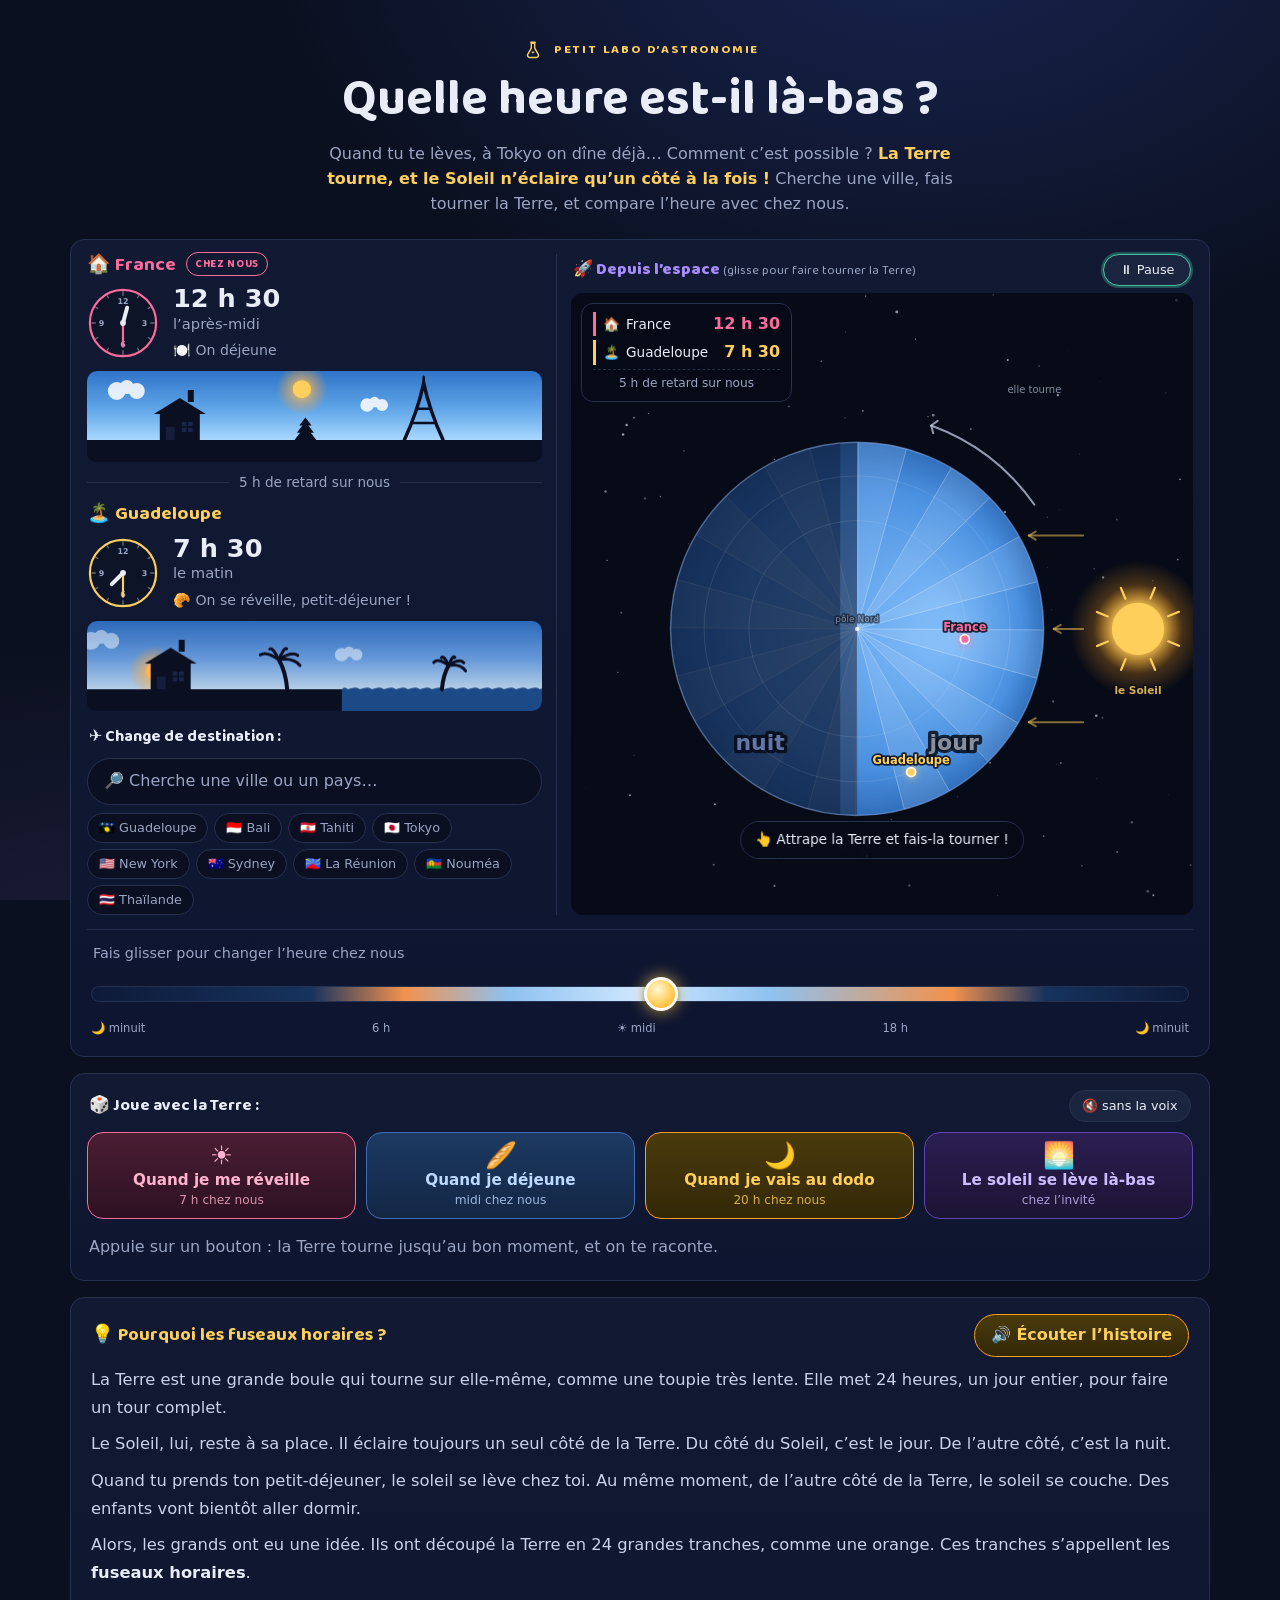
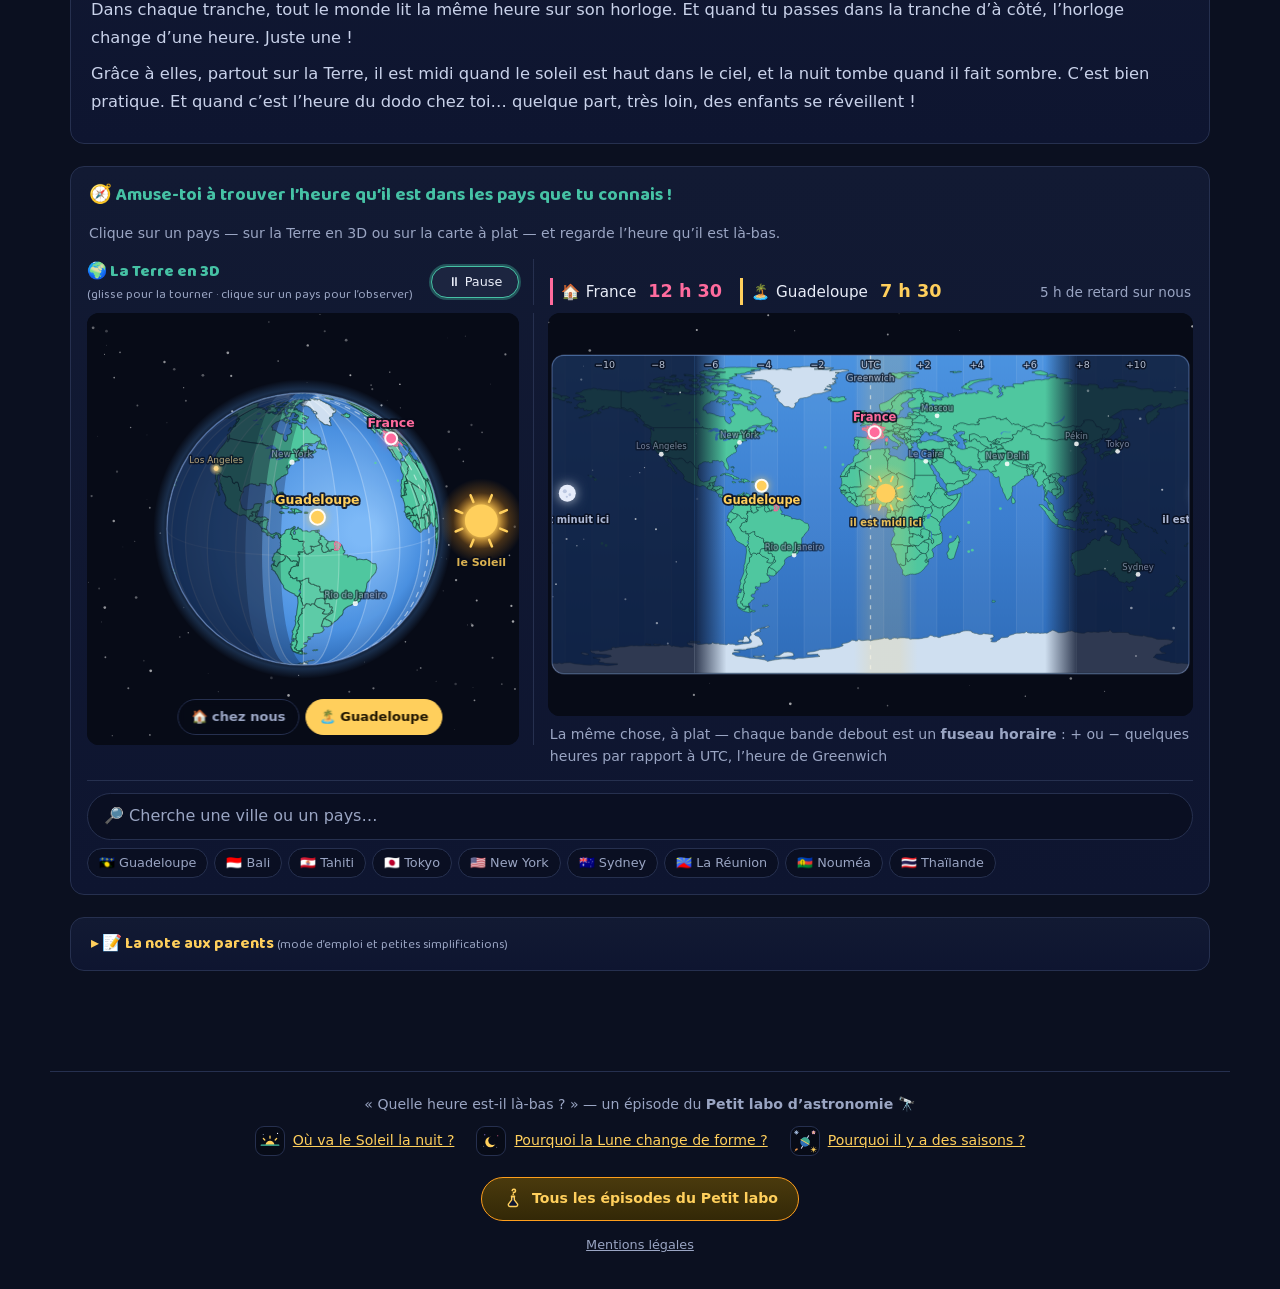
<file: index.html>
<!doctype html>
<html lang="fr">
<head>
<meta charset="utf-8">
<!-- zoom navigateur verrouillé : un enfant qui pince partout ne doit jamais se
     retrouver avec une page minuscule — les zooms d'accessibilité du système
     (triple-tap iOS, loupe Android, « forcer le zoom ») restent utilisables -->
<meta name="viewport" content="width=device-width, initial-scale=1, maximum-scale=1, user-scalable=no">
<title>Quelle heure est-il là-bas ? — les fuseaux horaires expliqués aux enfants</title>
<meta name="description" content="Il n’est pas la même heure partout : la Terre tourne ! Fais-la tourner, cherche une ville et compare l’heure chez toi et là-bas. Dès 5 ans, gratuit et sans publicité.">
<!-- socle SEO : adresse canonique (petit-labo.fr, sans www — le site est servi
     comme un chemin du domaine du portail) -->
<link rel="canonical" href="https://petit-labo.fr/la-terre-tourne/">
<link rel="icon" href="data:image/svg+xml,<svg xmlns='http://www.w3.org/2000/svg' viewBox='0 0 100 100'><text y='.9em' font-size='90'>🌍</text></svg>">
<!-- carte de partage (WhatsApp, iMessage, réseaux) — docs/og.png, générée par
     tools/build-og.mjs du dépôt du portail (davidb-prog.github.io) -->
<meta property="og:type" content="website">
<meta property="og:url" content="https://petit-labo.fr/la-terre-tourne/">
<meta property="og:title" content="Quelle heure est-il là-bas ?">
<meta property="og:description" content="Quelle heure est-il là-bas ? De petits sites à toucher, à faire tourner, à écouter.">
<meta property="og:image" content="https://petit-labo.fr/la-terre-tourne/docs/og.png">
<meta property="og:image:width" content="1200">
<meta property="og:image:height" content="630">
<meta property="og:locale" content="fr_FR">
<meta name="twitter:card" content="summary_large_image">
<link rel="stylesheet" href="css/style.css">
<!-- carte d'identité pour les moteurs de recherche : une page éducative,
     gratuite, en français — rien que des faits déjà affichés sur la page -->
<script type="application/ld+json">
{
  "@context": "https://schema.org",
  "@type": "LearningResource",
  "name": "Quelle heure est-il là-bas ?",
  "description": "Il n’est pas la même heure partout : la Terre tourne ! Fais-la tourner, cherche une ville et compare l’heure chez toi et là-bas. Dès 5 ans.",
  "url": "https://petit-labo.fr/la-terre-tourne/",
  "inLanguage": "fr",
  "learningResourceType": "simulation interactive",
  "typicalAgeRange": "5+",
  "isAccessibleForFree": true,
  "isPartOf": { "@type": "WebSite", "name": "Petit labo", "url": "https://petit-labo.fr/" }
}
</script>
</head>
<body>

<header class="site-header">
  <!-- la fiole de la série (l'étoile dedans) à côté du kicker — SVG repris du
       portail (davidb-prog.github.io), règle de la charte -->
  <p class="kicker">
    <svg class="kicker-fiole" viewBox="0 0 100 100" aria-hidden="true">
      <path d="M43 22 L43 42 L28 68 A9 9 0 0 0 36 81 L64 81 A9 9 0 0 0 72 68 L57 42 L57 22 Z"
            fill="#0e1530" stroke="#ffcf5c" stroke-width="6" stroke-linejoin="round"/>
      <path d="M50 51 L52 57 L58 59 L52 61 L50 67 L48 61 L42 59 L48 57 Z" fill="#ffcf5c"/>
      <rect x="38" y="15" width="24" height="7" rx="3.5" fill="#ffcf5c"/>
    </svg>
    <span>Petit labo d’astronomie</span></p>
  <h1>Quelle heure est-il là-bas ?</h1>
  <!-- l'accroche au patron de la famille (saisons, soleil, Lune) : l'observation
       d'enfant et ses points de suspension qui posent le mystère, la
       révélation en or, puis l'invitation au geste-signature — attraper la
       Terre, pas seulement le curseur -->
  <p class="tagline">Quand tu te lèves, à Tokyo on dîne déjà… Comment c’est possible&nbsp;?
    <strong>La Terre tourne, et le Soleil n’éclaire qu’un côté à la fois&nbsp;!</strong>
    Cherche une ville, fais tourner la Terre, et compare l’heure avec chez nous.</p>
</header>

<main>
  <section class="sim" aria-labelledby="sim-title">
    <h2 id="sim-title" class="visually-hidden">La Terre qui tourne, les horloges qui changent</h2>

    <!-- barre d'heures collante (mobile) : dès que les cartes-horloges sortent de
         l'écran, elle garde les deux heures ET l'écart sous les yeux — jumeau du
         cadre des heures, masqué aux lecteurs d'écran (il répète l'existant). Sur
         mobile, c'est le SEUL rappel pendant le jeu : les cadres des vues n'y
         sont plus affichés -->
    <div class="sticky-times" id="sticky-times" aria-hidden="true">
      <div class="frame-row frame-row-home">
        <span class="frame-flag">🏠</span>
        <span class="frame-name">France</span>
        <strong id="frame-home-time-sticky">12 h 00</strong>
      </div>
      <div class="frame-row frame-row-sel">
        <span class="frame-flag" id="frame-sel-flag-sticky">🏝️</span>
        <span class="frame-name" id="frame-sel-name-sticky">Guadeloupe</span>
        <strong id="frame-sel-time-sticky">7 h 00</strong>
      </div>
      <div class="frame-diff" id="frame-diff-sticky">5 h de retard sur nous</div>
    </div>

    <!-- UN seul panneau (patron « Le même moment, deux regards » des autres
         épisodes) : l'heure chez nous, l'heure là-bas — l'écart entre les deux,
         posé par main.js —, la recherche, la Terre vue du pôle Nord et la frise
         du temps. Sur ordinateur, la colonne « chez nous » à gauche et le disque
         à droite ; sur mobile, tout s'empile dans cet ordre. Plus de boîtes dans
         la boîte : les rangées sont à plat, séparées par des filets. -->
    <div class="panel stage-panel" id="stage-panel">
      <div class="views-grid">
        <div class="view-block view-block-home">
          <div class="vignettes" id="cards" aria-live="polite"></div>
          <div class="panel search-panel">
            <div class="search-title">✈️ Change de destination :</div>
            <div class="search-row">
              <div class="search-box">
                <input type="search" id="place-search" autocomplete="off" spellcheck="false"
                  placeholder="🔎 Cherche une ville ou un pays…"
                  aria-label="Chercher une ville ou un pays à comparer avec chez nous">
                <div id="search-results" class="search-results" hidden></div>
              </div>
              <div class="search-chips" id="search-chips" aria-label="Quelques idées de voyage"></div>
            </div>
          </div>
        </div>

        <div class="view-block view-block-space" id="pole-panel">
          <div class="view-head view-head-space">
            <span>🚀 Depuis l’espace <span class="hint">(glisse pour faire tourner la Terre)</span></span>
            <!-- libellés empilés (grille 1×1) : largeur stable, rien ne se décale au clic -->
            <button id="btn-spin" class="spin-btn play-btn" aria-pressed="true"><span
                class="play-on" aria-hidden="true">⏸ Pause</span><span
                class="play-off" aria-hidden="true">▶ Lecture</span></button>
          </div>
          <div class="globe-stage">
            <div class="canvas-wrap ratio-square">
              <canvas id="pole-view" aria-label="La Terre vue de tout en haut, au-dessus du pôle Nord : un disque découpé en 24 tranches, comme une orange — une tranche par heure. Le Soleil, posé à droite, éclaire toujours la moitié qui lui fait face ; l’autre moitié est dans la nuit. La France et la destination tournent avec l’heure et passent tour à tour du jour à la nuit. Faites glisser en rond pour faire tourner la Terre et changer l’heure."></canvas>
              <div class="drag-hint" id="drag-hint">👆 Attrape la Terre et fais-la tourner !</div>
            </div>
            <div class="globe-frame" id="globe-frame">
              <div class="frame-row frame-row-home">
                <span class="frame-flag">🏠</span>
                <span class="frame-name">France</span>
                <strong id="frame-home-time">12 h 00</strong>
              </div>
              <div class="frame-row frame-row-sel">
                <span class="frame-flag" id="frame-sel-flag">🏝️</span>
                <span class="frame-name" id="frame-sel-name">Guadeloupe</span>
                <strong id="frame-sel-time">7 h 00</strong>
              </div>
              <div class="frame-diff" id="frame-diff">5 h de retard sur nous</div>
            </div>
          </div>
        </div>
      </div>

      <div class="time-control">
        <!-- pas de rappel « il est 12 h » ici : l'heure se lit déjà sur la carte
             France, et dans la barre collante sur mobile ; le curseur porte la
             valeur en aria-valuetext (main.js) -->
        <div class="time-hint">Fais glisser pour changer l’heure chez nous</div>
        <!-- pas « any » : le pouce glisse en continu pendant la lecture (un pas
             de 30 min le faisait sauter) ; au clavier, main.js avance par
             demi-heure, comme l'heure affichée -->
        <input type="range" id="time-slider" min="0" max="24" step="any" value="12"
          aria-label="Choisir l’heure en France : le curseur fait tourner la Terre sur 24 heures">
        <div class="slider-scale" aria-hidden="true">
          <span>🌙 minuit</span><span>6 h</span><span>☀️ midi</span><span>18 h</span><span>🌙 minuit</span>
        </div>
      </div>
    </div>

    <div class="panel scenario-panel">
      <div class="scenario-title">
        <!-- espace insécable avant le deux-points : sans elle, un iPhone un peu
             étroit renvoyait le « : » tout seul à la ligne -->
        <span>🎲 Joue avec la Terre&nbsp;:</span>
        <!-- les deux libellés vivent empilés dans le bouton (grille 1×1) : sa largeur
             est celle du plus long des deux, donc rien ne bouge quand on bascule -->
        <button id="btn-scn-voice" class="spin-btn scn-voice-btn" aria-pressed="false"
          aria-label="Activer la voix qui raconte chaque moment choisi, chez nous et là-bas"><span
            class="scn-voice-on" aria-hidden="true">🔊 avec la voix</span><span
            class="scn-voice-off" aria-hidden="true">🔇 sans la voix</span></button>
      </div>
      <div class="scenario-buttons" id="scenario-buttons" role="group" aria-label="Choisir un moment de la journée"></div>
      <div id="story" class="story" aria-live="polite"></div>
    </div>

    <!-- sur mobile, la boîte se replie comme la note aux parents (le résumé ne
         s'affiche qu'en ≤ 640 px ; sur ordinateur, main.js la garde ouverte) -->
    <details class="panel explain-panel" id="explain-fold" open>
      <summary class="explain-summary">
        <h2>💡 Pourquoi les fuseaux horaires ?</h2>
        <span class="hint">appuie ici pour lire ou écouter l’histoire</span>
      </summary>
      <div class="explain-head">
        <h2>💡 Pourquoi les fuseaux horaires ?</h2>
        <button id="btn-listen" class="listen-btn" hidden>🔊 Écouter l’histoire</button>
      </div>
      <p id="voice-hint" class="voice-hint" hidden>💡 La voix de lecture vient de
        l’appareil, et celles d’ici sont un peu robotiques. Pour une voix douce :
        ouvre la page dans Chrome ou Edge, ou télécharge une voix française
        « améliorée » dans les réglages (souvent Accessibilité → Synthèse vocale).</p>
      <div id="explain-text" class="explain-text">
        <p>La Terre est une grande boule qui tourne sur elle-même, comme une toupie très lente.
          Elle met 24 heures, un jour entier, pour faire un tour complet.</p>
        <p>Le Soleil, lui, reste à sa place. Il éclaire toujours un seul côté de la Terre.
          Du côté du Soleil, c’est le jour. De l’autre côté, c’est la nuit.</p>
        <p>Quand tu prends ton petit-déjeuner, le soleil se lève chez toi. Au même moment,
          de l’autre côté de la Terre, le soleil se couche. Des enfants vont bientôt aller
          dormir.</p>
        <p>Alors, les grands ont eu une idée. Ils ont découpé la Terre en 24 grandes tranches,
          comme une orange. Ces tranches s’appellent les <strong>fuseaux horaires</strong>.</p>
        <p>Dans chaque tranche, tout le monde lit la même heure sur son horloge. Et quand tu
          passes dans la tranche d’à côté, l’horloge change d’une heure. Juste une !</p>
        <p>Grâce à elles, partout sur la Terre, il est midi quand le soleil est haut dans le
          ciel, et la nuit tombe quand il fait sombre. C’est bien pratique. Et quand c’est
          l’heure du dodo chez toi… quelque part, très loin, des enfants se réveillent !</p>
      </div>
    </details>

    <!-- le jeu au même patron que le bloc du haut — un seul panneau : titre et
         consigne, globe 3D, recherche, carte à plat (mobile : dans cet ordre ;
         ordinateur : globe et carte côte à côte, recherche dessous). Le cadre
         des deux heures du jeu est une LIGNE au-dessus de la carte à plat sur
         ordinateur (rien ne chevauche les vues) et disparaît sur mobile, où la
         barre collante du haut d'écran porte déjà les deux heures et l'écart. -->
    <div class="panel game-panel">
      <div class="game-head">
        <h2>🧭 Amuse-toi à trouver l’heure qu’il est dans les pays que tu connais !</h2>
        <p class="hint">Clique sur un pays — sur la Terre en 3D ou sur la carte à plat — et regarde
          l’heure qu’il est là-bas.</p>
      </div>

      <div class="game-views">
        <div class="view-block view-block-globe" id="globe-panel">
        <div class="view-head view-head-globe">
          <span>🌍 La Terre en 3D <span class="hint">(glisse pour la tourner · clique sur un pays pour l’observer)</span></span>
          <button id="btn-spin-globe" class="spin-btn play-btn" aria-pressed="true"><span
              class="play-on" aria-hidden="true">⏸ Pause</span><span
              class="play-off" aria-hidden="true">▶ Lecture</span></button>
        </div>
          <div class="globe-stage">
          <div class="canvas-wrap ratio-square">
            <canvas id="globe3d-view" aria-label="La Terre en trois dimensions, éclairée par le Soleil posé du côté d’où vient la lumière — la limite entre le jour et la nuit reste toujours visible, et côté nuit les villes s’allument. Les vrais continents et pays sont dessinés, la France est surlignée en rose, et les 24 fuseaux horaires apparaissent en tranches. Faites glisser horizontalement pour faire tourner la Terre et changer l’heure, verticalement pour la pencher, et cliquez sur un pays ou une ville pour l’observer. Sur un écran tactile, pincez à deux doigts pour zoomer, et tapez deux fois pour revenir à la vue entière."></canvas>
          </div>
          <div class="view-chips" role="group" aria-label="Aller voir un lieu : le globe pivote jusqu’à lui, l’heure ne change pas">
            <button id="view-france" class="view-chip" aria-pressed="false"
              aria-label="Tourner le globe pour voir la France, chez nous — l’heure ne change pas">🏠 chez nous</button>
            <button id="view-dest" class="view-chip active" aria-pressed="true"
              aria-label="Tourner le globe pour revoir la Guadeloupe, la destination — l’heure ne change pas"><span id="view-dest-label">🏝️ Guadeloupe</span></button>
          </div>
          </div>
        </div>

        <div class="view-block game-search">
        <div class="search-row">
          <div class="search-box">
            <input type="search" id="place-search-map" autocomplete="off" spellcheck="false"
              placeholder="🔎 Cherche une ville ou un pays…"
              aria-label="Chercher une ville ou un pays (même recherche que sur le globe)">
            <div id="search-results-map" class="search-results" hidden></div>
          </div>
        </div>
        <div class="search-chips" id="search-chips-map" aria-label="Quelques idées de voyage"></div>
        </div>

        <div class="view-block view-block-map">
          <div class="game-frame">
            <div class="globe-frame" id="globe-frame-globe">
              <div class="frame-row frame-row-home">
                <span class="frame-flag">🏠</span>
                <span class="frame-name">France</span>
                <strong id="frame-home-time-globe">12 h 00</strong>
              </div>
              <div class="frame-row frame-row-sel">
                <span class="frame-flag" id="frame-sel-flag-globe">🏝️</span>
                <span class="frame-name" id="frame-sel-name-globe">Guadeloupe</span>
                <strong id="frame-sel-time-globe">7 h 00</strong>
              </div>
              <div class="frame-diff" id="frame-diff-globe">5 h de retard sur nous</div>
            </div>
          </div>
          <!-- la carte et sa légende ensemble : sur ordinateur, ce bloc est la
               case « vue » de la colonne de droite, la légende collée sous la carte -->
          <div class="map-body">
          <div class="canvas-wrap ratio-map">
            <canvas id="map-view" aria-label="Carte du monde avec les vrais continents. Les 24 fuseaux horaires apparaissent en bandes verticales, chacune avec son décalage en heures par rapport à UTC ; la moitié plongée dans la nuit est assombrie et se déplace quand l’heure change. Faites glisser horizontalement pour changer l’heure, et cliquez sur un pays ou une ville pour l’observer. Sur un écran tactile, pincez à deux doigts pour zoomer, puis promenez-vous dans la carte du doigt — tant qu’elle est zoomée, glisser la déplace sans changer l’heure — et tapez deux fois pour revenir à la carte entière."></canvas>
          </div>
          <div class="map-legend">
            <span>La même chose, à plat — chaque bande debout est un
              <strong>fuseau horaire</strong> : + ou − quelques heures par rapport à UTC,
              l’heure de Greenwich</span>
          </div>
          </div>
        </div>
      </div>
    </div>
  </section>

  <!-- la note se lit en deux temps (patron de la famille, déployé sur
       ou-va-le-soleil) : le mode d'emploi d'abord, les licences ensuite,
       et le mot savant détaché tout en bas -->
  <details class="panel parents">
    <summary>📝 La note aux parents <span class="hint">(mode d’emploi et petites simplifications)</span></summary>

    <h3>Comment on s’en sert</h3>
    <ul>
      <li><strong>Le grand curseur 0–24 h commande tout.</strong> Toutes les vues montrent le
        même instant. On peut aussi tourner le temps du doigt : en rond sur le grand disque,
        d’un glisser horizontal sur le globe et la carte. Le bouton ⏸ fige la rotation
        automatique.</li>
      <li><strong>Choisir une destination ne change jamais l’heure.</strong> Recherche, puces
        « idées de voyage » ou clic sur un pays : les horloges « chez nous / là-bas » suivent,
        et le globe vole jusqu’au lieu choisi. Environ 220 villes et pays sont embarqués dans
        la page — la recherche marche sans Internet, mais un petit village ne sera pas
        trouvé : les suggestions montrent ce qui existe.</li>
      <li><strong>Les quatre boutons-moments</strong> (réveil, déjeuner, dodo, lever du soleil
        là-bas) racontent le même instant des deux côtés de la Terre — et l’histoire se
        réécrit toute seule quand on change de destination.</li>
      <li><strong>Le bouton 🔇/🔊</strong> allume la voix du conteur : elle lit la grande
        histoire des fuseaux et chaque moment choisi, et le choix est retenu d’une visite à
        l’autre (aucune donnée ne part de votre appareil). Un clic direct sur le globe ou la
        carte reste silencieux : la voix ne raconte que les moments.</li>
      <li><strong>Dans le jeu</strong>, on pince à deux doigts pour zoomer le globe et la
        carte, sans changer l’heure ; zoomée, la carte se promène au doigt, et un double-tap
        revient en douceur à la vue entière.</li>
    </ul>

    <h3>Ce que le site simplifie</h3>
    <ul>
      <li><strong>L’heure d’hiver, toute l’année.</strong> La France est montrée à UTC+1 :
        −5 h avec la Guadeloupe, +7 h avec Bali. En été (UTC+2), ces écarts deviennent −6 h
        et +6 h. Les villes cherchées sont aussi en heure standard, sans heure d’été.</li>
      <li><strong>Un éternel jour de printemps.</strong> Le soleil se lève vers 6 h et se
        couche vers 18 h partout, comme à l’équinoxe. En vrai, ça dépend de la saison et de
        la latitude : c’est toute l’histoire de
        « <a href="https://petit-labo.fr/la-terre-est-penchee/">Pourquoi il y a des saisons ?</a> ».</li>
      <li><strong>Un seul fuseau par pays.</strong> Les grands pays en comptent plusieurs
        (11 en Russie, 6 aux États-Unis…) : le site affiche celui de la capitale — Moscou,
        Washington, Brasilia, Canberra… Pour une autre région, cherchez directement une ville
        (Los Angeles, New York…). Cas rigolo à raconter : la Chine, immense, vit
        officiellement toute entière à l’heure de Pékin !</li>
      <li><strong>Des bandes bien droites.</strong> Les fuseaux sont dessinés en 24 tranches
        régulières de 15°, étiquetées sur la carte par leur décalage avec UTC, l’heure de
        référence de Greenwich. Les vraies frontières zigzaguent : des pays entiers prennent
        l’heure du voisin — la France vit à l’heure de Berlin, pas à celle de Greenwich juste
        à côté — et certains choisissent la demi-heure : cherche l’Inde (+5 h 30) ou le
        Népal (+5 h 45) !</li>
      <li><strong>Les horloges disent l’heure légale, le ciel suit le soleil.</strong> D’où de
        petits écarts réalistes : à « midi » à l’horloge, le soleil n’est pas pile au-dessus
        de la France (il y culmine vers 12 h 50 en hiver) — le halo doré de la carte est
        centré sur le vrai midi solaire.</li>
      <li><strong>La Terre vue du pôle Nord.</strong> Sur la grande vue ronde en haut de page,
        tous les lieux sont posés sur le même disque — même ceux de l’hémisphère sud (Bali…),
        qu’on ne verrait pas vraiment depuis le pôle Nord. Ce qui compte ici, c’est la
        tranche où chacun se trouve, donc son heure.</li>
      <li><strong>La voix prend deux libertés.</strong> Pour un lieu trouvé à la recherche
        (hors idées de voyage), elle dit « là-bas » — le nom et le drapeau sont déjà sous vos
        yeux ; et dans « Le soleil se lève là-bas », elle arrondit à la demi-heure qui vient
        (« il est presque 7 h 30 ») pendant que l’écran garde la minute exacte.</li>
      <li><strong>Le globe garde toujours la limite jour/nuit à l’écran</strong> : jamais la
        face éclairée pile en face, jamais le Soleil caché derrière la Terre. Une destination
        en pleine nuit s’affiche vers le bord sombre, à l’opposé du Soleil, plutôt qu’au
        centre d’un écran tout noir.</li>
      <li><strong>Les cartes</strong> viennent de Natural Earth (domaine public),
        simplifiées ; seules les frontières des pays sont tracées, pas les régions.</li>
    </ul>

    <p class="parents-mot">Le mot magique à retenir : le <strong>fuseau horaire</strong> — une
      des 24 tranches de la Terre où tout le monde vit à la même heure. La Terre tourne vers
      l’est, et chaque tranche passe à son tour devant le Soleil.</p>
  </details>
</main>

<!-- pied de page harmonisé de la famille : les autres épisodes en liens, puis
     le bouton de retour au menu petit-labo.fr -->
<footer class="site-footer">
  <p class="footer-serie">« Quelle heure est-il là-bas ? » — un épisode du <strong>Petit labo d’astronomie</strong> 🔭</p>
  <!-- chaque épisode porte son médaillon SVG (repris de sa carte sur le portail),
       et le bouton du menu porte la fiole maître au « ? » (version petites
       tailles : éclats retirés, traits épaissis — règle de la charte) -->
  <ul class="footer-episodes">
    <li><a href="https://petit-labo.fr/ou-va-le-soleil/">
      <span class="ep-medaillon" aria-hidden="true">
        <svg viewBox="0 0 100 100">
          <defs><clipPath id="med-soleil"><rect x="0" y="0" width="100" height="64"/></clipPath></defs>
          <g clip-path="url(#med-soleil)">
            <circle cx="50" cy="66" r="17" fill="#ffcf5c"/>
            <path d="M50 39 L50 31" stroke="#ffcf5c" stroke-width="5" stroke-linecap="round"/>
            <path d="M30 46 L24.5 40.5" stroke="#ffcf5c" stroke-width="5" stroke-linecap="round"/>
            <path d="M70 46 L75.5 40.5" stroke="#ffcf5c" stroke-width="5" stroke-linecap="round"/>
          </g>
          <path d="M16 66 L84 66" stroke="#46c2a5" stroke-width="4.5" stroke-linecap="round"/>
          <circle cx="24" cy="25" r="2" fill="#9aa5c3"/>
          <circle cx="79" cy="21" r="2.4" fill="#e9edf8"/>
        </svg>
      </span>
      <span class="ep-titre">Où va le Soleil la nuit ?</span></a></li>
    <li><a href="https://petit-labo.fr/la-lune-change-de-forme/">
      <span class="ep-medaillon" aria-hidden="true">
        <svg viewBox="0 0 100 100">
          <circle cx="48" cy="54" r="20" fill="#ffcf5c"/>
          <circle cx="57" cy="48" r="17.5" fill="#070b17"/>
          <circle cx="26" cy="26" r="2.2" fill="#a98bff"/>
          <circle cx="76" cy="30" r="2" fill="#ff6b9d"/>
          <circle cx="72" cy="74" r="1.8" fill="#9aa5c3"/>
          <circle cx="22" cy="70" r="1.6" fill="#e9edf8"/>
        </svg>
      </span>
      <span class="ep-titre">Pourquoi la Lune change de forme ?</span></a></li>
    <li><a href="https://petit-labo.fr/la-terre-est-penchee/">
      <span class="ep-medaillon" aria-hidden="true">
        <svg viewBox="0 0 100 100">
          <path d="M36 78 L64 30" stroke="#cdd5ea" stroke-width="4" stroke-linecap="round"/>
          <circle cx="50" cy="54" r="18" fill="#2f6fb5"/>
          <path d="M34.4 45 A18 18 0 0 1 65.6 63 Z" fill="#3fa98e"/>
          <path d="M34.4 45 L65.6 63" stroke="#ffcf5c" stroke-width="3.5" stroke-linecap="round"/>
          <g stroke="#bcd9ff" stroke-width="2.6" stroke-linecap="round">
            <path d="M17 10 L17 24 M10 17 L24 17 M12 12 L22 22 M22 12 L12 22"/>
          </g>
          <g fill="#ffb3cd">
            <circle cx="83" cy="12.5" r="3"/><circle cx="87.3" cy="15.6" r="3"/>
            <circle cx="85.6" cy="20.7" r="3"/><circle cx="80.4" cy="20.7" r="3"/>
            <circle cx="78.7" cy="15.6" r="3"/>
          </g>
          <circle cx="83" cy="17" r="2.2" fill="#ffcf5c"/>
          <circle cx="83" cy="83" r="5.5" fill="#ffcf5c"/>
          <g stroke="#ffcf5c" stroke-width="2.4" stroke-linecap="round">
            <path d="M83 73.5 L83 76.5 M83 89.5 L83 92.5 M73.5 83 L76.5 83 M89.5 83 L92.5 83
                     M76.3 76.3 L78.4 78.4 M87.6 87.6 L89.7 89.7 M89.7 76.3 L87.6 78.4 M78.4 87.6 L76.3 89.7"/>
          </g>
          <ellipse cx="17" cy="83" rx="6" ry="3.4" fill="#e8934a" transform="rotate(-35 17 83)"/>
          <path d="M13 87 L11 89.5" stroke="#e8934a" stroke-width="2" stroke-linecap="round"/>
        </svg>
      </span>
      <span class="ep-titre">Pourquoi il y a des saisons ?</span></a></li>
  </ul>
  <p class="footer-menu"><a class="btn-menu-labo" href="https://petit-labo.fr/">
    <svg class="fiole-labo" viewBox="0 0 100 100" aria-hidden="true">
      <path d="M44 40 L44 54 L30 72 A8 8 0 0 0 37 84 L63 84 A8 8 0 0 0 70 72 L56 54 L56 40 Z"
            fill="#0e1530" stroke="#ffcf5c" stroke-width="6.5" stroke-linejoin="round"/>
      <rect x="39.5" y="34" width="21" height="6.5" rx="3.25" fill="#ffcf5c"/>
      <g transform="rotate(10 53 17)">
        <path d="M45.5 13 A7.5 7.5 0 1 1 53 20.5 L53 23"
              fill="none" stroke="#ffcf5c" stroke-width="7" stroke-linecap="round"/>
        <circle cx="53" cy="29.5" r="3.6" fill="#ffcf5c"/>
      </g>
    </svg>
    Tous les épisodes du Petit labo</a></p>
  <!-- la dernière ligne du pied : les mentions légales, une seule page pour
       toute la famille — obligatoire, mais pour qui vérifie qui édite le labo,
       jamais pour le parent qui vient jouer -->
  <p class="footer-mentions"><a href="https://petit-labo.fr/mentions-legales/">Mentions légales</a></p>
</footer>

<script type="module" src="js/main.js"></script>
<script src="js/mesure.js" defer></script>
</body>
</html>
</file>
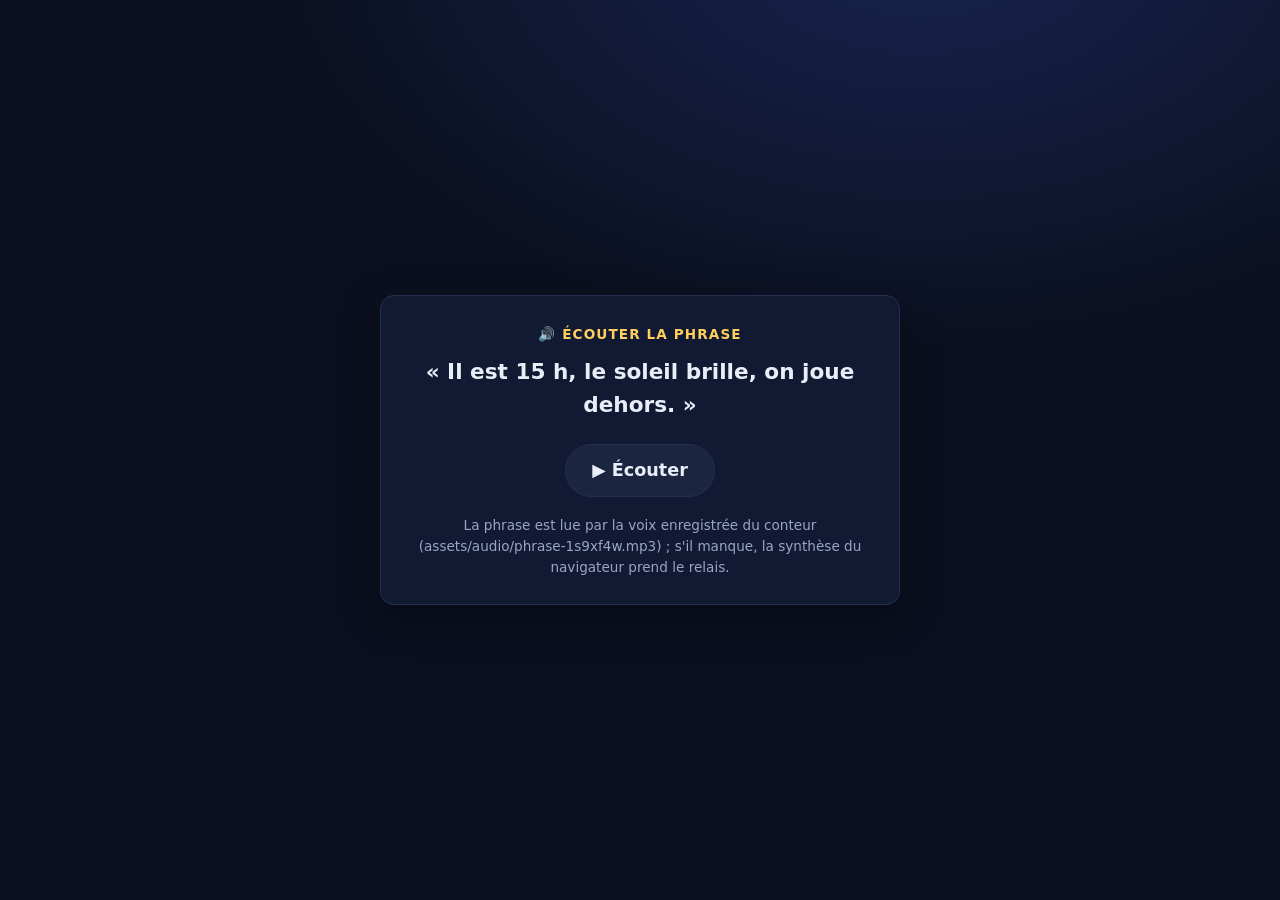
<file: tools/ecoute-phrase.html>
<!DOCTYPE html>
<html lang="fr">
<head>
  <meta charset="utf-8">
  <meta name="viewport" content="width=device-width, initial-scale=1">
  <title>Écouter une phrase — Petit labo</title>
  <style>
    /* Thème sombre de la famille (repris de css/style.css). Page-outil autonome :
       zéro dépendance, ouvrable en double-cliquant le fichier ou via http.server. */
    :root {
      --bg: #0b1020;
      --surface: #121a33;
      --surface-2: #1c2540;
      --border: #26304f;
      --text: #e9edf8;
      --muted: #9aa5c3;
      --sun: #ffcf5c;
      --teal: #46c2a5;
      --radius: 14px;
    }
    * { box-sizing: border-box; }
    body {
      margin: 0;
      min-height: 100vh;
      display: flex;
      align-items: center;
      justify-content: center;
      padding: 24px;
      background-color: var(--bg);
      background-image: radial-gradient(1100px 700px at 72% -8%, #182450 0%, rgba(11, 16, 32, 0) 60%);
      color: var(--text);
      font-family: system-ui, -apple-system, "Segoe UI", Roboto, sans-serif;
      line-height: 1.55;
    }
    .carte {
      background: var(--surface);
      border: 1px solid var(--border);
      border-radius: var(--radius);
      padding: 28px 26px 26px;
      max-width: 520px;
      width: 100%;
      text-align: center;
      box-shadow: 0 12px 40px rgba(0, 0, 0, 0.35);
    }
    h1 {
      margin: 0 0 6px;
      color: var(--sun);
      font-size: 0.85rem;
      font-weight: 700;
      letter-spacing: 0.08em;
      text-transform: uppercase;
    }
    .phrase {
      margin: 10px 0 22px;
      font-size: 1.35rem;
      font-weight: 600;
    }
    button {
      font: inherit;
      font-size: 1.1rem;
      font-weight: 700;
      color: var(--text);
      background: var(--surface-2);
      border: 1px solid var(--border);
      border-radius: 999px;
      padding: 12px 26px;
      cursor: pointer;
    }
    button:hover { border-color: var(--teal); }
    /* libellés empilés (patron de la famille) : la largeur du bouton ne bouge
       pas quand ▶ devient ⏹ */
    .piles { display: inline-grid; }
    .piles > span { grid-area: 1 / 1; }
    button[aria-pressed="false"] .l-stop,
    button[aria-pressed="true"] .l-play { visibility: hidden; }
    .note { margin: 18px 0 0; color: var(--muted); font-size: 0.85rem; }
  </style>
</head>
<body>
  <main class="carte">
    <h1>🔊 Écouter la phrase</h1>
    <p class="phrase">« Il est 15 h, le soleil brille, on joue dehors. »</p>
    <button id="btn-ecouter" type="button" aria-pressed="false">
      <span class="piles">
        <span class="l-play">▶ Écouter</span>
        <span class="l-stop">⏹ Stop</span>
      </span>
    </button>
    <p class="note" id="note">La phrase est lue par la voix enregistrée du conteur
      (assets/audio/phrase-1s9xf4w.mp3) ; s'il manque, la synthèse du navigateur prend le relais.</p>
  </main>

  <script>
    (function () {
      // le texte EXACT du bloc phrase-1s9xf4w du manifeste (la voix enregistrée
      // ne ment jamais) — il sert aussi de repli synthèse si le mp3 manque
      var PHRASE = 'Il est 15 heures : le soleil brille, on joue dehors.';
      // anti-cache : après un re-tirage, le navigateur ressert volontiers
      // l'ancien mp3 (leçon payée sur tools/ecoute.html) — l'horodatage force
      // la version fraîche à chaque ouverture de la page
      var MP3 = '../assets/audio/phrase-1s9xf4w.mp3?v=' + Date.now();
      var btn = document.getElementById('btn-ecouter');
      var note = document.getElementById('note');

      // un seul élément audio réutilisé (patron du site : iOS rejoue sans geste)
      var lecteur = new Audio(MP3);
      var mp3KO = false;
      lecteur.addEventListener('error', function () { mp3KO = true; });

      // même score que js/main.js : le français de France d'abord, les voix
      // neurales avant les métalliques, les voix rigolotes en dernier
      var voiceScore = function (v) {
        var lang = (v.lang || '').replace('_', '-').toLowerCase();
        var name = (v.name || '').toLowerCase();
        var s = 0;
        if (lang.indexOf('fr-fr') === 0) s += 60;
        else if (lang.indexOf('fr') === 0) s += 20;
        if (lang.indexOf('fr-ca') === 0) s -= 30;
        if (/natural|neural|online|premium|enhanced|am[ée]lior[ée]e|siri/.test(name)) s += 30;
        if (name.indexOf('google') !== -1) s += 24;
        if (/audrey|thomas|aur[ée]lie|marie|denise|henri|[ée]lo[ïi]se|vivienne|r[ée]my|jacqueline|charline|coralie|hortense/.test(name)) s += 12;
        if (!v.localService) s += 6;
        if (/espeak|eloquence|compact|robot/.test(name)) s -= 50;
        if (/eddy|\bflo\b|grandma|grandpa|\breed\b|rocko|sandy|shelley|jester|bells|organ|superstar|trinoids|whisper|zarvox|bad news|bahh|boing|bubbles|cellos|wobble/.test(name)) s -= 40;
        return s;
      };

      var frVoices = [];
      var refreshVoices = function () {
        var all = window.speechSynthesis.getVoices();
        frVoices = [];
        for (var i = 0; i < all.length; i++) {
          var v = all[i];
          if ((v.lang || '').replace('_', '-').toLowerCase().indexOf('fr') === 0) frVoices.push(v);
        }
        frVoices.sort(function (a, b) { return voiceScore(b) - voiceScore(a); });
      };
      if (window.speechSynthesis) {
        refreshVoices();
        if ('onvoiceschanged' in window.speechSynthesis) {
          window.speechSynthesis.onvoiceschanged = refreshVoices;
        }
      }

      var setPlaying = function (on) {
        btn.setAttribute('aria-pressed', on ? 'true' : 'false');
      };

      var stop = function () {
        if (window.speechSynthesis) window.speechSynthesis.cancel();
        try { lecteur.pause(); } catch (e) { /* déjà arrêté */ }
        setPlaying(false);
      };

      var direEnSynthese = function () {
        if (!window.speechSynthesis || !window.SpeechSynthesisUtterance) {
          note.textContent = 'Le mp3 est introuvable et ce navigateur n’a pas de synthèse vocale.';
          setPlaying(false);
          return;
        }
        var u = new SpeechSynthesisUtterance(PHRASE);
        var voice = frVoices.length ? frVoices[0] : null;
        u.lang = voice ? voice.lang : 'fr-FR';
        if (voice) u.voice = voice;
        u.rate = 0.92;
        u.pitch = 1.04;
        u.onend = function () { setPlaying(false); };
        u.onerror = function () { setPlaying(false); };
        window.speechSynthesis.speak(u);
      };

      btn.addEventListener('click', function () {
        if (btn.getAttribute('aria-pressed') === 'true') { stop(); return; }
        stop();
        setPlaying(true);
        if (mp3KO) { direEnSynthese(); return; }
        lecteur.currentTime = 0;
        lecteur.onended = function () { setPlaying(false); };
        var p = lecteur.play();
        if (p && p.catch) {
          p.catch(function () { mp3KO = true; direEnSynthese(); });
        }
      });
    })();
  </script>
</body>
</html>
</file>
<file: css/style.css>
/* Quelle heure est-il là-bas ? — un épisode du Petit labo d'astronomie.
   Thème sombre « espace » de la série, rond et joueur (public : 5 ans).
   Zéro dépendance. Compat mobiles anciens : pas d'inset, repli @supports pour aspect-ratio. */

/* la rondeur des titres de la famille : Baloo 2 auto-hébergée (charte du
   portail — assets/fonts/, licence OFL) ; le corps du texte reste en pile
   système, choix assumé de la charte */
@font-face {
  font-family: "Baloo 2";
  src: url("../assets/fonts/baloo2-latin.woff2") format("woff2");
  font-weight: 400 800;
  font-style: normal;
  font-display: swap;
}

:root {
  --titres: "Baloo 2", "Arial Rounded MT Bold", "Trebuchet MS", system-ui, sans-serif;
  --bg: #0b1020;
  --bg2: #0e1530;
  --surface: #121a33;
  --surface-2: #1c2540;
  --border: #26304f;
  --text: #e9edf8;
  --muted: #9aa5c3;
  --sun: #ffcf5c;
  --sun-deep: #ff9f1c;
  --earth: #5aa7ff;
  --night: #16335e;
  --rose: #ff6b9d;
  --teal: #46c2a5;
  --violet: #a98bff;
  --radius: 14px;
}

* { box-sizing: border-box; }

/* le site se manipule, il ne se sélectionne pas : un double-tap d'enfant ne
   doit ni surligner un mot ni « attraper » un canvas, et l'appui long ne doit
   pas ouvrir le menu copier/coller d'iOS. Seuls les champs de recherche
   redeviennent sélectionnables (corriger, coller). */
body {
  -webkit-user-select: none; -moz-user-select: none; -ms-user-select: none; user-select: none;
  -webkit-touch-callout: none;
  -webkit-tap-highlight-color: transparent;
}
input {
  -webkit-user-select: text; -moz-user-select: text; -ms-user-select: text; user-select: text;
}

/* pan-x pan-y : le doigt fait défiler la page, mais ni le pincement ni le
   double-tap ne zooment la page elle-même (Safari iOS ignore user-scalable=no ;
   main.js ajoute le filet gesturestart). Les vues du jeu gardent leur pince à
   elles : leurs règles touch-action: none, plus spécifiques, gagnent. */
* { touch-action: pan-x pan-y; }

body {
  margin: 0;
  background-color: var(--bg);
  background-image:
    radial-gradient(1100px 700px at 72% -8%, #182450 0%, rgba(11, 16, 32, 0) 60%),
    radial-gradient(900px 600px at 8% 108%, rgba(169, 139, 255, 0.10) 0%, rgba(11, 16, 32, 0) 55%);
  background-attachment: fixed;
  color: var(--text);
  font-family: system-ui, -apple-system, "Segoe UI", Roboto, sans-serif;
  line-height: 1.55;
}
/* le fond fixe force des repeints à chaque défilement sur Android : sur mobile
   les halos défilent avec la page (acquis d'ou-va-le-soleil) */
@media (max-width: 640px) {
  body { background-attachment: scroll; }
}

/* ---------- entête ---------- */

.site-header { max-width: 900px; margin: 0 auto; padding: 38px 20px 22px; text-align: center; }
/* le kicker porte la fiole de la série (l'étoile dedans) à côté de son texte,
   comme le portail porte la fiole maître à côté de son nom — règle de la charte */
.kicker {
  margin: 0; color: var(--sun); font-size: .8rem; font-weight: 700;
  letter-spacing: .14em; text-transform: uppercase;
  display: flex; align-items: center; justify-content: center; gap: 9px;
}
.kicker-fiole { width: 24px; height: 24px; flex: none; }
.site-header h1 { margin: .22em 0 .3em; font-size: clamp(2.1rem, 5.5vw, 3.1rem); line-height: 1.1; }
/* sur mobile le titre-question rétrécit, au pixel près des autres épisodes
   (ou-va-le-soleil, la-lune-change-de-forme) */
@media (max-width: 640px) {
  /* en-tête compact de la famille (saisons, soleil, Lune) : 18 px avant le
     kicker au lieu de 38, accroche à 0,92 rem — la scène doit se voir dès le
     premier écran */
  .site-header { padding: 18px 16px 10px; }
  .site-header h1 { font-size: clamp(1.65rem, 7.5vw, 2.2rem); }
  .tagline { font-size: .92rem; }
}
.tagline { margin: 0 auto; max-width: 62ch; color: var(--muted); }
/* la révélation de l'accroche en or, comme sur les autres épisodes */
.tagline strong { color: var(--sun); }

main { max-width: 1180px; margin: 0 auto; padding: 0 20px 60px; }

/* L'EN-TÊTE SE SERRE SUR LES ÉCRANS LARGES MAIS BAS (le portable — règle de
   la famille, née sur la-lune-change-de-forme) : 239 px avant la première
   image, c'est un tiers d'un 13" pour un kicker, un titre et trois lignes
   d'accroche. Rien n'est retiré (le H1 reste le H1, l'accroche reste lue),
   tout se resserre : titre à 2,4 rem, accroche à 0,95 rem sur deux lignes
   (toute la largeur de l'en-tête), respirations réduites. Mesuré :
   239 → 151 px.
   Une règle sur la HAUTEUR : un 24" ou un téléphone gardent l'en-tête de
   la charte. */
@media (min-width: 880px) and (max-height: 849px) {
  /* (pas de plafond de largeur sur cet épisode : la hauteur de sa scène ne dépend pas de la largeur) */
  .site-header { padding: 8px 20px 14px; }
  .site-header h1 { font-size: 2.4rem; margin: .18em 0 .22em; }
  .tagline { font-size: .95rem; max-width: none; }
}

.panel {
  background: linear-gradient(180deg, var(--surface), var(--bg2));
  border: 1px solid var(--border);
  border-radius: var(--radius);
}

.visually-hidden { position: absolute; width: 1px; height: 1px; overflow: hidden; clip: rect(0 0 0 0); white-space: nowrap; }
.hint { color: var(--muted); font-weight: 400; font-size: .78em; }
.muted { color: var(--muted); }

/* la voix des titres : Baloo 2 sur tout ce qui titre la page — jamais sur le
   corps du texte ni sur les boutons (leur font: inherit doit rester la pile
   système, taille partagée par toute la famille). La légende de la carte à
   plat (.map-legend) est une phrase, pas un titre : elle reste
   en pile système. */
.site-header h1, .kicker, .vignette-name, .search-title,
.view-head > span, .scenario-title > span,
.explain-head h2, .explain-summary h2, .game-head h2,
.parents summary { font-family: var(--titres); }

/* ---------- le bloc principal : un seul panneau ---------- */

/* patron des autres épisodes (« Le même moment, deux regards ») : l'heure chez
   nous, l'heure là-bas, la recherche, la Terre vue du pôle Nord et la frise du
   temps vivent dans UN panneau. Plus de boîtes dans la boîte : les
   cartes-horloges, la recherche et le cadre des heures perdent fond, bordure et
   arrondi — des rangées à plat, séparées par des filets ; seules les images
   (ciels, disque) gardent leur cadre arrondi. Sur ordinateur, la colonne
   « chez nous » (cartes + recherche) à gauche, le disque à droite ; la frise
   ferme le bloc. */
.stage-panel { padding: 14px 16px 16px; }
.views-grid {
  display: grid;
  grid-template-columns: minmax(300px, 5fr) minmax(0, 7fr);
  gap: 14px; align-items: stretch;
}
.view-block { min-width: 0; }
.view-block-home { display: flex; flex-direction: column; gap: 14px; }
/* les cartes absorbent la différence de hauteur avec le disque (leur ciel
   grandit, plafonné) : la recherche se cale en bas de la colonne, face au
   bas du disque */
.view-block-home .vignettes { flex: 1 1 auto; gap: 10px; }
.view-block-home .vignette { flex: 1 1 0; display: flex; flex-direction: column; }
.view-block-home .sky-wrap { flex: 1 1 auto; min-height: 86px; max-height: 150px; }
.view-block-home .search-panel { margin-top: auto; border-top: 1px solid var(--border); padding-top: 12px; }
.stage-panel .vignette, .stage-panel .search-panel {
  background: none; border: 0; border-radius: 0; padding: 0;
}
/* la couleur du lieu reste sur ce qui le nomme : le nom et l'horloge */
.stage-panel .vignette-name { color: var(--place, var(--text)); }
/* la phrase d'écart, posée par main.js sur le filet entre les deux horloges */
.cards-diff {
  display: flex; align-items: center; gap: 10px;
  color: var(--muted); font-size: .85rem; white-space: nowrap;
}
.cards-diff::before, .cards-diff::after { content: ''; flex: 1 1 auto; height: 1px; background: var(--border); }
.search-title { font-weight: 700; margin: 0 2px 8px; }
.search-panel .search-row { margin: 0; }
.view-block-space { border-left: 1px solid var(--border); padding-left: 14px; }

/* les têtes de vues : le titre (Baloo, couleur = fonction — violet pour
   l'espace, teal pour le jeu), son hint discret, et le ⏸/▶ à droite ; le
   titre se replie, jamais le bouton */
.view-head { display: flex; align-items: center; gap: 8px 12px; margin: 0 2px 7px; }
.view-head > span { flex: 1 1 0; min-width: 0; font-size: 1.02rem; font-weight: 800; }
.view-head-space > span { color: var(--violet); }
.view-head-globe > span { color: var(--teal); }
.view-head .hint { font-size: .8rem; font-weight: 400; color: var(--muted); }
.view-head-globe .hint { display: block; margin-top: 1px; }
.view-head .play-btn { margin-left: auto; flex: none; }

/* la frise ferme le bloc ; la consigne discrète remplace l'ancien rappel
   « Chez nous, il est 12 h » (l'heure se lit déjà sur la carte France) */
.stage-panel .time-control { border-top: 1px solid var(--border); margin-top: 14px; padding-top: 12px; }
.time-hint { color: var(--muted); font-size: .9rem; margin: 0 2px 8px; }

/* LA RECHERCHE SE COMPACTE SUR LES ÉCRANS LARGES MAIS BAS (le portable —
   variante légère de la règle de la famille, décision utilisateur) : sur cet
   épisode c'est la colonne « chez nous » qui fixe la hauteur du panneau
   (deux cartes-horloges + la recherche), pas le disque — rétrécir la page ne
   gagnait rien. On ne touche PAS aux cartes (leurs ciels sont l'illustration
   de « chez nous ») : seule la recherche se resserre — titre sur la ligne du
   champ, champ moins haut, puces sur deux rangées au lieu de trois — et les
   écarts de la colonne se réduisent. La frise peut rester un peu sous le pli
   sur portable : ici le disque se tourne au doigt, le curseur est un second
   accès. Sous 850 px de hauteur visible, grand écran seulement. */
@media (min-width: 961px) and (max-height: 849px) {
  .stage-panel .search-panel {
    display: grid; grid-template-columns: auto minmax(0, 1fr);
    gap: 6px 10px; align-items: center;
  }
  .stage-panel .search-panel .search-title { margin: 0; white-space: nowrap; }
  .stage-panel .search-panel .search-row { display: contents; }
  .stage-panel .search-panel .search-box { min-width: 0; }
  .stage-panel .search-panel .search-box input { padding: 7px 14px; font-size: .95rem; }
  .stage-panel .search-panel .search-chips { grid-column: 1 / -1; gap: 5px; }
  .stage-panel .search-panel .search-chips button { font-size: .78rem; padding: 3px 9px; }
  .view-block-home, .view-block-home .vignettes { gap: 10px; }
}

@media (max-width: 960px) {
  .views-grid { grid-template-columns: 1fr; }
  .view-block-space { border-left: 0; padding-left: 0; border-top: 1px solid var(--border); padding-top: 12px; }
}
@media (max-width: 640px) {
  .stage-panel { padding: 12px 12px 14px; }
  .view-block-home, .view-block-home .vignettes { gap: 12px; }
  .view-block-home .sky-wrap { flex: none; height: 86px; max-height: none; }
  .view-head .hint { display: block; margin-top: 1px; }
  .view-head .play-btn { min-height: 36px; padding: 4px 12px; font-size: .9rem; }
  /* le disque plafonné en hauteur d'écran (patron de la famille) : hauteur
     EXPLICITE, jamais aspect-ratio + max-height (WebKit rétrécirait la largeur) */
  .stage-panel .ratio-square { aspect-ratio: auto; height: min(92vw, 40vh); }
  /* sur mobile, le cadre des heures ne vit plus sur le disque : la barre
     collante du haut d'écran porte les deux heures et l'écart */
  .stage-panel .globe-stage > .globe-frame { display: none; }
  .stage-panel .time-control { margin-top: 12px; }
}

/* ---------- le jeu : un seul panneau, même patron ---------- */

/* titre et consigne, puis globe 3D, recherche et carte à plat. Ordinateur :
   globe à gauche (mode compact : Terre bien pleine), carte à droite en 16/10,
   recherche et idées de voyage sur toute la largeur dessous ; le cadre des
   deux heures est une LIGNE en tête de la colonne de la carte — il comble
   exactement la hauteur du titre du globe, si bien que le haut de la carte
   tombe pile sur le haut du globe. Mobile : globe, recherche, carte, et pas
   de cadre (la barre collante). */
.game-panel { padding: 14px 16px 16px; margin-top: 22px; }
.game-panel .game-head { margin: 0 2px 12px; }
.game-views { display: grid; grid-template-columns: 1fr; gap: 12px; }
/* la légende de la carte est une phrase, pas un titre : pile système, gris */
.map-legend { font-size: .88rem; color: var(--muted); margin: 8px 2px 0; }
.game-search { border-top: 1px solid var(--border); padding-top: 12px; }
.game-search .search-row { margin: 0; }
.game-search .search-chips { margin: 8px 0 0; }
@media (min-width: 961px) {
  /* les deux blocs deviennent transparents (display: contents) : leurs
     enfants prennent chacun leur case — rangée 1 les en-têtes calés en bas,
     rangée 2 les vues (carte + légende ensemble), rangée 3 la recherche. Le filet
     vertical passe à droite de la colonne du globe, continu sur les deux
     premières rangées (pas d'écart de rangée : les marges font l'espace). */
  .view-block-globe, .view-block-map { display: contents; }
  .game-views { grid-template-columns: minmax(0, 5fr) minmax(0, 7fr); gap: 0; align-items: start; }
  .view-head-globe { grid-column: 1; grid-row: 1; align-self: end; margin: 0 0 8px; }
  .view-block-globe .globe-stage { grid-column: 1; grid-row: 2; }
  .view-head-globe, .view-block-globe .globe-stage {
    border-right: 1px solid var(--border); padding-right: 14px; margin-right: 14px;
  }
  .game-frame { grid-column: 2; grid-row: 1; align-self: end; margin: 0 0 8px; }
  /* carte + légende font UNE case (la légende reste collée sous la carte :
     la rangée des vues a la hauteur du globe, pas celle de la carte) */
  .map-body { grid-column: 2; grid-row: 2; }
  .game-search {
    grid-column: 1 / span 2; grid-row: 3; margin-top: 12px;
    display: flex; flex-wrap: wrap; gap: 8px 12px; align-items: center;
  }
  .game-search .search-row { flex: 1 1 260px; }
  .game-search .search-chips { margin: 0; flex: 1 1 auto; }
  .game-views .ratio-map { aspect-ratio: 16 / 10; }
  @supports not (aspect-ratio: 1 / 1) {
    .game-views .ratio-map { height: min(36vw, 430px); }
  }
  /* le cadre du jeu, à plat : France, la destination, l'écart à droite */
  .game-frame .globe-frame {
    position: static; display: flex; flex-direction: row; align-items: baseline; gap: 6px 18px;
    background: none; border: 0; border-radius: 0; padding: 0 2px; pointer-events: none;
    -webkit-backdrop-filter: none; backdrop-filter: none; font-size: .95rem;
  }
  .game-frame .frame-row { padding-left: 8px; }
  .game-frame .frame-row strong { margin-left: 6px; padding-left: 0; font-size: 1.1rem; }
  .game-frame .frame-diff { margin-left: auto; border-top: 0; padding-top: 0; font-size: .85rem; }
}
@media (max-width: 960px) {
  .game-frame { display: none; }
  .view-block-globe { order: 1; }
  .game-search { order: 2; }
  .view-block-map { order: 3; border-top: 1px solid var(--border); padding-top: 12px; }
  /* sur téléphone, les idées de voyage du haut suffisent */
  .game-search .search-chips { display: none; }
}
@media (max-width: 640px) {
  .game-panel { padding: 12px 12px 14px; }
}
/* les boutons de lieux du jeu sont posés sous la Terre, dans le ciel étoilé
   du globe, à toutes les tailles (la place y est). */
.game-views .globe-stage > .view-chips {
  position: absolute; left: 50%; bottom: 10px;
  -webkit-transform: translateX(-50%); transform: translateX(-50%);
  margin: 0; flex-wrap: nowrap;
  /* en absolu, left:50% ne laisse qu'une moitié de largeur au shrink-to-fit :
     max-content garde les deux boutons sur une seule ligne, bien centrés */
  width: -webkit-max-content; width: max-content;
  max-width: calc(100% - 12px);
}
.game-views .globe-stage > .view-chips .view-chip {
  /* garde-fou pour les très longs noms (« Papouasie… ») : on coupe avec … */
  max-width: 11em; overflow: hidden; text-overflow: ellipsis;
}

.canvas-wrap { position: relative; border-radius: 12px; overflow: hidden; background: #070b17; }
.ratio-square { aspect-ratio: 1 / 1; }
.ratio-map { aspect-ratio: 2 / 1; }
@media (max-width: 700px) { .ratio-map { aspect-ratio: 16 / 10; } }
/* repli pour navigateurs sans aspect-ratio (Safari iOS < 15) : hauteurs fixes */
@supports not (aspect-ratio: 1 / 1) {
  .ratio-square { height: min(92vw, 620px); }
  .ratio-map { height: min(46vw, 520px); }
  @media (max-width: 700px) { .ratio-map { height: min(58vw, 300px); } }
}
.canvas-wrap canvas { position: absolute; top: 0; right: 0; bottom: 0; left: 0; width: 100%; height: 100%; display: block; }

/* touch-action: none sur les vues et leur cadre immédiat SEULEMENT : le geste
   posé sur un canvas appartient toujours au glisser ou à la pince. Pas plus
   loin : bloquer tout le .globe-stage interdisait de faire défiler la page en
   touchant le cadre des heures France/là-bas rangé sous le disque (payé) —
   le cadre, les puces et les boutons laissent défiler (le pan-x pan-y global
   s'applique). */
.canvas-wrap { touch-action: none; }
#pole-view, #globe3d-view, #map-view { touch-action: none; cursor: grab; }
#pole-view:active, #globe3d-view:active, #map-view:active { cursor: grabbing; }

.hidden { display: none; }

/* la scène du globe : le disque et, par-dessus, le cadre des heures et les
   pastilles de vue (sur mobile, ces deux-là descendent sous le disque) */
.globe-stage { position: relative; }

/* petit rappel « attrape la Terre » superposé au globe */
.drag-hint {
  position: absolute; left: 50%; bottom: 56px; transform: translateX(-50%);
  max-width: calc(100% - 20px); text-align: center;
  background: rgba(7, 11, 23, .62);
  -webkit-backdrop-filter: blur(5px);
  backdrop-filter: blur(5px);
  border: 1px solid var(--border); border-radius: 999px;
  padding: 7px 14px; font-size: .85rem; color: var(--text);
  pointer-events: none; opacity: 1; transition: opacity .4s;
}
.drag-hint.hide { opacity: 0; }

/* les deux boutons de lieux, posés sous le disque : « chez nous » et la
   destination — le globe vole vers le lieu, la Terre et les horloges ne
   bougent pas */
.view-chips {
  position: absolute; left: 50%; bottom: 10px;
  -webkit-transform: translateX(-50%); transform: translateX(-50%);
  display: flex; gap: 6px; z-index: 6; max-width: calc(100% - 12px);
}
.view-chip {
  border-radius: 999px; padding: 7px 13px; font-size: .82rem; font-weight: 700;
  background: rgba(7, 11, 23, .62);
  -webkit-backdrop-filter: blur(4px);
  backdrop-filter: blur(4px);
  border: 1px solid var(--border); color: var(--muted);
  white-space: nowrap;
}
/* le lieu qu'on regarde, impossible à rater : pastille pleine dorée */
.view-chip.active { border-color: var(--sun); color: #241903; background: var(--sun); }
@media (max-width: 480px) {
  .view-chip { font-size: .76rem; padding: 6px 10px; }
}

/* sur mobile, le rappel « attrape la Terre » descend au ras du disque (plus
   de pastilles en dessous) */
@media (max-width: 640px) {
  .globe-stage .drag-hint { bottom: 12px; }
}

/* ---------- barre d'heures collante (mobile) ---------- */

/* sur téléphone, les cartes-horloges sortent vite de l'écran : dès qu'elles
   disparaissent, cette fine barre fixée en haut garde « l'heure ici, l'heure
   là-bas » sous les yeux pendant qu'on joue (scénarios, curseur, glissers).
   main.js la montre/cache avec un IntersectionObserver ; sans lui, elle
   reste simplement masquée. */
.sticky-times { display: none; }
@media (max-width: 640px) {
  .sticky-times {
    display: flex; align-items: baseline; justify-content: center;
    flex-wrap: wrap; gap: 2px 16px;
    position: fixed; top: 0; left: 0; right: 0; z-index: 40;
    padding: 7px 10px 8px;
    padding-top: calc(7px + env(safe-area-inset-top, 0px));
    font-size: .88rem;
    background: rgba(7, 11, 23, .9);
    -webkit-backdrop-filter: blur(6px);
    backdrop-filter: blur(6px);
    border-bottom: 1px solid var(--border);
    opacity: 0; visibility: hidden; pointer-events: none;
    -webkit-transform: translateY(-100%); transform: translateY(-100%);
    transition: opacity .25s, visibility .25s, transform .25s;
  }
  .sticky-times.show { opacity: 1; visibility: visible; -webkit-transform: none; transform: none; }
  /* pendant qu'on tape dans une recherche, elle s'efface (main.js) : iOS
     remonte le champ actif tout en haut de l'écran, pile sous elle */
  .sticky-times.search-focus { opacity: 0; visibility: hidden; -webkit-transform: translateY(-100%); transform: translateY(-100%); }
  /* et le défilement vers un champ qui prend le focus s'arrête sous la barre */
  html { scroll-padding-top: 68px; }
  .sticky-times .frame-row { padding-left: 6px; }
  .sticky-times .frame-row strong { margin-left: 4px; padding-left: 0; font-size: 1rem; }
  .sticky-times .frame-name { max-width: 8em; }
  /* l'écart sur une seconde ligne : sur mobile, la barre est le SEUL rappel
     pendant le jeu, elle doit porter toute la leçon — « 5 h de retard sur
     nous », pas un « −5 h » opaque pour un enfant */
  .sticky-times .frame-diff {
    flex: 1 0 100%; border-top: 0; padding-top: 0; margin-top: -2px;
    font-size: .78rem; text-align: center;
  }
}

/* ---------- le grand curseur du temps ---------- */

.spin-btn { margin-left: auto; padding: 5px 12px; font-size: .8rem; border-radius: 999px; }

.time-control { margin-top: 12px; padding: 0 4px 2px; }

/* le curseur raconte lui-même la journée : nuit → aube → jour → crépuscule → nuit */
#time-slider {
  -webkit-appearance: none;
  appearance: none;
  display: block; width: 100%; height: 44px; margin: 2px 0 0;
  background: transparent; cursor: pointer;
}
#time-slider::-webkit-slider-runnable-track {
  height: 16px; border-radius: 9px; border: 1px solid var(--border);
  background: linear-gradient(90deg,
    #0e1a38 0%, #16335e 20%, #f2924c 28.5%, #8ec2f0 38%,
    #cfe7ff 50%, #8ec2f0 62%, #f2924c 78.5%, #16335e 87%, #0e1a38 100%);
}
#time-slider::-webkit-slider-thumb {
  -webkit-appearance: none;
  appearance: none;
  width: 34px; height: 34px; margin-top: -10px; border-radius: 50%;
  background: radial-gradient(circle at 38% 34%, #fff7d6, var(--sun) 55%, var(--sun-deep));
  border: 3px solid rgba(255, 255, 255, .9);
  box-shadow: 0 0 16px rgba(255, 207, 92, .75), 0 2px 6px rgba(0, 0, 0, .5);
}
#time-slider::-moz-range-track {
  height: 16px; border-radius: 9px; border: 1px solid var(--border);
  background: linear-gradient(90deg,
    #0e1a38 0%, #16335e 20%, #f2924c 28.5%, #8ec2f0 38%,
    #cfe7ff 50%, #8ec2f0 62%, #f2924c 78.5%, #16335e 87%, #0e1a38 100%);
}
#time-slider::-moz-range-thumb {
  width: 30px; height: 30px; border-radius: 50%;
  background: radial-gradient(circle at 38% 34%, #fff7d6, var(--sun) 55%, var(--sun-deep));
  border: 3px solid rgba(255, 255, 255, .9);
  box-shadow: 0 0 16px rgba(255, 207, 92, .75), 0 2px 6px rgba(0, 0, 0, .5);
}
.slider-scale { display: flex; justify-content: space-between; color: var(--muted); font-size: .72rem; margin-top: 4px; }

/* ---------- les trois vignettes-maisons ---------- */

.vignettes { display: flex; flex-direction: column; gap: 12px; min-width: 0; }

.vignette { padding: 10px 13px 12px; border-top: 3px solid var(--place, var(--border)); }
.vignette-guadeloupe { --place: #46c2a5; }
.vignette-france { --place: #ff6b9d; }
.vignette-bali { --place: #a98bff; }

.vignette-head { display: flex; align-items: center; justify-content: space-between; gap: 8px; margin-bottom: 8px; }
.vignette-name { margin: 0; font-size: 1.18rem; line-height: 1.2; }
.home-chip {
  font-size: .68rem; font-weight: 700; text-transform: uppercase; letter-spacing: .06em;
  color: var(--rose); border: 1px solid var(--rose); border-radius: 999px;
  padding: 2px 8px; margin-left: 6px; vertical-align: 3px; white-space: nowrap;
}
/* la capsule tient DANS la ligne du nom (line-height serré, padding réduit :
   ~21 px contre ~23 pour le nom) : en apparaissant, elle ne doit pas grandir
   la carte — au-dessus de l'écran sur téléphone, 4 px de plus faisaient
   sauter le disque deux fois pendant l'animation du lever là-bas (payé) */
.day-badge { flex: none; font-size: .78rem; font-weight: 800; line-height: 1.2; border-radius: 999px; padding: 2px 10px; white-space: nowrap; }
.day-badge.tomorrow { background: #2b1e52; color: #cabcff; border: 1px solid #5f43b3; }
.day-badge.yesterday { background: #0e3a33; color: #7fe0c8; border: 1px solid #2f8f7a; }

.vignette-body { display: flex; gap: 14px; align-items: center; }
.clock-slot { flex: none; width: 72px; height: 72px; }
.clock { width: 100%; height: 100%; display: block; }
.clock-face { fill: #0d1428; stroke: var(--place, var(--border)); stroke-width: 3; }
.clock-tick { stroke: rgba(233, 237, 248, .38); stroke-width: 2; stroke-linecap: round; }
.clock-num { fill: var(--muted); font-family: system-ui, sans-serif; font-size: 11px; font-weight: 700; }
.hand { stroke: var(--text); stroke-linecap: round; }
.hand-hour { stroke-width: 5.5; }
.hand-min { stroke-width: 3; stroke: var(--place, var(--text)); }
.clock-center { fill: var(--text); }

.clock-text { min-width: 0; }
.clock-digital { font-size: 1.6rem; font-weight: 800; line-height: 1.1; font-variant-numeric: tabular-nums; }
.clock-period { color: var(--muted); font-size: .92rem; }
.activity { color: var(--muted); font-size: .88rem; margin-top: 5px; }

.sky-wrap { position: relative; margin-top: 9px; height: 86px; border-radius: 10px; overflow: hidden; background: #070b17; }
.sky-wrap canvas { position: absolute; top: 0; right: 0; bottom: 0; left: 0; width: 100%; height: 100%; display: block; }

/* ---------- boutons-scénarios + histoire ---------- */

.scenario-panel { margin-top: 16px; padding: 14px 16px 16px; }
/* titre et bouton de voix sur la MÊME ligne, sans repli : sur téléphone, le
   bouton qui passait dessous laissait toute une rangée vide à sa gauche —
   le texte du titre se replie sur deux lignes si la place manque, pas le bouton */
.scenario-title {
  font-weight: 700; font-size: 1.05rem; margin: 2px 2px 10px;
  display: flex; align-items: center; justify-content: space-between;
  gap: 8px 12px;
}
/* grid-auto-rows: 1fr → toutes les rangées prennent la hauteur de la plus
   haute : sur téléphone (2 × 2), les libellés « Quand je vais au dodo » et
   « Le soleil se lève là-bas » se replient sur deux lignes et la rangée du bas
   dépassait celle du haut — les 4 boutons n'avaient plus la même taille */
.scenario-buttons { display: grid; grid-template-columns: repeat(4, 1fr); grid-auto-rows: 1fr; gap: 10px; }
@media (max-width: 860px) { .scenario-buttons { grid-template-columns: 1fr 1fr; } }

.scn {
  display: flex; flex-direction: column; align-items: center; justify-content: center; gap: 3px;
  min-height: 72px; padding: 10px 8px; border-radius: 16px; cursor: pointer;
  font: inherit; font-weight: 700; font-size: .95rem; text-align: center; line-height: 1.25;
  color: var(--text); background: var(--surface-2); border: 1px solid var(--border);
  transition: filter .15s, transform .05s, box-shadow .15s;
}
.scn:hover { filter: brightness(1.2); }
.scn:active { transform: translateY(1px); }
.scn.active { box-shadow: 0 0 0 3px rgba(255, 207, 92, .55); }
.scn-emoji { font-size: 1.6rem; line-height: 1; }
.scn-sub { font-weight: 400; font-size: .76rem; opacity: .8; }
/* « là-bas » d'un seul tenant dans les libellés (posé par main.js) */
.nobr { white-space: nowrap; }
/* les couleurs de la famille (reprises d'ou-va-le-soleil) : matin rose,
   midi bleu, soir or, nuit violet */
.scn-reveil { background: linear-gradient(180deg, #4a1d33, #2d1122); border-color: var(--rose); color: #ffb3cd; }
.scn-midi { background: linear-gradient(180deg, #1c3a63, #132644); border-color: #3f6db3; color: #bcd9ff; }
.scn-dodo { background: linear-gradient(180deg, #4a3a0d, #332807); border-color: var(--sun-deep); color: var(--sun); }
/* le scénario du lever là-bas s'appelle lever-la-bas (l'ancienne règle
   scn-bali-lever ne s'appliquait plus : le bouton restait gris) */
.scn-lever-la-bas { background: linear-gradient(180deg, #2b1e52, #1c1433); border-color: #5f43b3; color: #cabcff; }

/* deux colonnes : les pastilles (France, la destination) dans la première, à
   la largeur de la plus large, les textes alignés dans la seconde */
.story { margin-top: 12px; display: grid; grid-template-columns: max-content minmax(0, 1fr); gap: 9px 10px; align-items: start; }
.story-invite { margin: 4px 2px; color: var(--muted); grid-column: 1 / -1; }
.story-line { display: contents; font-size: 1.03rem; }
.story-chip {
  flex: none; padding: 3px 11px; border-radius: 999px; font-weight: 700; font-size: .85rem;
  white-space: nowrap;
}
.story-chip-guadeloupe { background: rgba(70, 194, 165, .14); color: var(--teal); border: 1px solid rgba(70, 194, 165, .5); }
.story-chip-france { background: rgba(255, 107, 157, .13); color: var(--rose); border: 1px solid rgba(255, 107, 157, .5); }
.story-chip-bali { background: rgba(169, 139, 255, .14); color: var(--violet); border: 1px solid rgba(169, 139, 255, .5); }
.story-text { margin: 2px 0 0; font-size: 1.03rem; }
.story-chip { justify-self: start; margin-top: 1px; }

/* ---------- note aux parents (repliée) ---------- */

.parents { margin-top: 22px; }
.parents summary {
  cursor: pointer; padding: 14px 20px; font-weight: 700; color: var(--sun);
  list-style: none;
}
.parents summary::-webkit-details-marker { display: none; }
.parents summary::before { content: '▸ '; }
.parents[open] summary::before { content: '▾ '; }
/* les deux intertitres sont des repères de lecture (teal) : l'or reste au
   résumé, seul titre de la note au sens de la charte */
.parents h3 {
  margin: 6px 24px 2px; font-family: var(--titres); font-size: 1rem;
  font-weight: 700; color: var(--teal);
}
.parents ul { margin: 0; padding: 0 24px 14px 2.6em; }
.parents li { margin: 8px 0; color: #c9d2ea; font-size: .93rem; }
.parents strong { color: var(--text); }
/* les titres d'épisodes cités dans la note sont cliquables (patron de la famille) */
.parents a { color: var(--violet); }
/* le mot de la fin, hors listes : ce qu'un parent retient s'il ne lit qu'une ligne */
.parents-mot {
  margin: 2px 24px 18px; padding-top: 12px; border-top: 1px solid var(--border);
  color: #c9d2ea; font-size: .93rem;
}

/* ---------- boutons génériques ---------- */

button {
  font: inherit; color: var(--text);
  background: var(--surface-2); border: 1px solid var(--border);
  border-radius: 12px; padding: 8px 14px; cursor: pointer;
  transition: filter .15s, transform .05s;
}
button:hover { filter: brightness(1.25); }
button:active { transform: translateY(1px); }

button:focus-visible, input:focus-visible, a:focus-visible {
  outline: 3px solid var(--sun); outline-offset: 2px;
}

/* ---------- pied de page ---------- */

.site-footer {
  max-width: 1180px; margin: 40px auto 0; padding: 22px 20px 34px;
  border-top: 1px solid var(--border); color: var(--muted); font-size: .88rem;
  text-align: center;
}
.site-footer a { color: var(--sun); }
.footer-serie { margin: 0 0 10px; }
.footer-episodes {
  list-style: none; margin: 0 0 16px; padding: 0;
  display: flex; flex-wrap: wrap; gap: 8px 22px; justify-content: center;
}
/* les liens d'épisodes portent leur médaillon (le soulignement reste sur le
   titre seul, pas sur la vignette) */
.footer-episodes a { display: inline-flex; align-items: center; gap: 8px; text-decoration: none; }
.footer-episodes .ep-titre { text-decoration: underline; }
.ep-medaillon {
  flex: none; width: 30px; height: 30px; border-radius: 9px;
  background: #070b17; border: 1px solid var(--border);
  display: inline-flex; align-items: center; justify-content: center;
}
.ep-medaillon svg { width: 26px; height: 26px; display: block; }
.footer-menu { margin: 0; }
.btn-menu-labo {
  display: inline-flex; align-items: center; gap: 8px;
  padding: 10px 20px; border-radius: 999px;
  border: 1px solid var(--sun-deep); color: var(--sun); text-decoration: none;
  font-weight: 700; background: linear-gradient(180deg, #4a3a0d, #332807);
}
.fiole-labo { width: 22px; height: 22px; flex: none; }
.btn-menu-labo:focus-visible { outline: 2px solid var(--sun-deep); }
/* la dernière ligne du pied : le lien « Mentions légales » du portail (une
   seule page pour toute la famille), en petit et un peu effacé — gris
   `--muted` plutôt que l'or des liens : obligatoire, mais il s'adresse à
   qui vérifie qui édite le labo, jamais au parent qui vient jouer */
.footer-mentions { margin: 14px 0 0; font-size: .8rem; }
.footer-mentions a { color: var(--muted); }


/* libellés empilés (grille 1×1) : le bouton garde la largeur du plus long des
   deux états — basculer pause/lecture ou la voix ne décale jamais la page */
/* écrits dans des lignes de titre en gras : ces boutons d'état reviennent à
   la graisse normale, comme sur les autres épisodes (le 🔇/🔊 héritait du 700
   du h2 des scénarios) */
.scn-voice-btn, .play-btn { display: inline-grid; align-items: center; justify-items: center; font-weight: 400; }
.scn-voice-btn > span, .play-btn > span { grid-row: 1; grid-column: 1; white-space: nowrap; }
.scn-voice-btn[aria-pressed="false"] .scn-voice-on,
.scn-voice-btn[aria-pressed="true"] .scn-voice-off,
.play-btn[aria-pressed="true"] .play-off,
.play-btn[aria-pressed="false"] .play-on { visibility: hidden; }

/* la surbrillance verte de la famille (venue de la Lune) : l'état actif se voit */
.play-btn[aria-pressed="true"], .scn-voice-btn[aria-pressed="true"] {
  border-color: var(--teal); box-shadow: 0 0 0 2px rgba(70, 194, 165, 0.35);
}

/* ---------- petits écrans ---------- */

@media (max-width: 480px) {
  .clock-slot { width: 70px; height: 70px; }
  .clock-digital { font-size: 1.55rem; }
  .scn { min-height: 64px; }
}

/* ---------- accessibilité : mouvement réduit ---------- */

@media (prefers-reduced-motion: reduce) {
  .drag-hint { transition: none; }
  .scn, button { transition: none; }
  .sticky-times { transition: none; }
  html { scroll-behavior: auto; }
}

/* ---------- recherche de lieux ---------- */

.search-row { display: flex; flex-wrap: wrap; gap: 8px 10px; align-items: center; margin: 0 2px 10px; }
.search-box { position: relative; flex: 1 1 240px; min-width: 220px; }
.search-box input {
  width: 100%; font: inherit; font-size: 1rem; color: var(--text);
  background: #0a0f22; border: 1px solid var(--border); border-radius: 999px;
  padding: 10px 16px; outline: none;
  -webkit-appearance: none; appearance: none;
}
.search-box input:focus { border-color: #3b4c86; box-shadow: 0 0 0 3px rgba(90, 167, 255, .25); }
.search-box input::placeholder { color: var(--muted); }
.search-results {
  position: absolute; left: 0; right: 0; top: calc(100% + 6px); z-index: 30;
  background: var(--surface); border: 1px solid var(--border); border-radius: 14px;
  padding: 6px; box-shadow: 0 12px 30px rgba(0, 0, 0, .5);
  max-height: 280px; overflow-y: auto;
}
.search-results button {
  display: flex; width: 100%; align-items: baseline; gap: 8px; text-align: left;
  background: transparent; border: none; border-radius: 9px; padding: 8px 10px; font-size: .98rem;
}
.search-results button:hover, .search-results button:focus-visible { background: var(--surface-2); }
.search-results .sub { color: var(--muted); font-size: .8rem; margin-left: auto; white-space: nowrap; }
.search-results .none { color: var(--muted); padding: 8px 10px; font-size: .9rem; }
.search-chips { display: flex; flex-wrap: wrap; gap: 6px; }
.search-chips button {
  font-size: .8rem; padding: 4px 11px; border-radius: 999px;
  background: #0a0f22; border: 1px solid var(--border); color: var(--muted);
}
.search-chips button:hover { color: var(--text); border-color: #3b4c86; filter: none; }

/* bouton retirer de la carte invitée */
.card-close {
  flex: none; width: 26px; height: 26px; padding: 0; line-height: 1; font-size: .85rem;
  border-radius: 50%; color: var(--muted);
}
.card-close:hover { color: var(--text); }

/* ---------- cadre des deux heures, posé sur le globe ---------- */

.globe-frame {
  position: absolute; top: 10px; left: 10px; z-index: 5;
  display: flex; flex-direction: column; gap: 4px;
  background: rgba(7, 11, 23, .68);
  -webkit-backdrop-filter: blur(5px);
  backdrop-filter: blur(5px);
  border: 1px solid var(--border); border-radius: 12px;
  padding: 8px 11px; pointer-events: none;
  font-size: .85rem;
}
.frame-row { display: flex; align-items: baseline; gap: 6px; padding-left: 7px; }
.frame-row strong { margin-left: auto; font-variant-numeric: tabular-nums; font-size: 1rem; padding-left: 10px; }
.frame-row-home { border-left: 3px solid var(--rose); }
.frame-row-sel { border-left: 3px solid var(--sun); }
.frame-row-home strong { color: var(--rose); }
.frame-row-sel strong { color: var(--sun); }
.frame-name { color: var(--text); max-width: 130px; overflow: hidden; text-overflow: ellipsis; white-space: nowrap; }
.frame-diff { color: var(--muted); font-size: .76rem; text-align: center; border-top: 1px dashed var(--border); padding-top: 4px; }

/* puce du lieu choisi dans l'histoire */
.story-chip-selected { background: rgba(255, 207, 92, .14); color: var(--sun); border: 1px solid rgba(255, 207, 92, .5); }

/* (le titre de la carte n'a plus de bouton ⏸/▶ : le globe suffit à mettre en
   pause la rotation, les deux vues tournent ensemble) */

/* (sous 640 px, plus aucun cadre n'est incrusté sur une vue : inutile de le
   rapetisser — la règle mobile ci-dessus le grossit au contraire un peu) */

/* ---------- la boîte « pourquoi les fuseaux horaires ? » ---------- */

.explain-panel { margin-top: 16px; padding: 16px 20px 18px; }
.explain-head { display: flex; align-items: center; gap: 10px 14px; flex-wrap: wrap; margin-bottom: 8px; }
.explain-head h2 { margin: 0; font-size: 1.15rem; color: var(--sun); }
/* le résumé repliable ne sert que sur mobile : sur ordinateur il est masqué
   et main.js garde la boîte ouverte (le titre reste celui de .explain-head) */
.explain-summary { display: none; }
@media (max-width: 640px) {
  .explain-panel { padding: 4px 16px 6px; }
  .explain-panel[open] { padding-bottom: 16px; }
  .explain-summary { display: block; cursor: pointer; padding: 12px 4px; list-style: none; }
  .explain-summary::-webkit-details-marker { display: none; }
  .explain-summary::before { content: '▸ '; color: var(--sun); font-weight: 700; }
  .explain-panel[open] .explain-summary::before { content: '▾ '; }
  .explain-summary h2 { display: inline; margin: 0; font-size: 1.15rem; color: var(--sun); }
  .explain-summary .hint { display: block; margin: 3px 0 0 1.35em; font-size: .8rem; }
  /* sur mobile, le titre vit dans le résumé : celui de la rangée disparaît */
  .explain-head h2 { display: none; }
}
.listen-btn {
  margin-left: auto; border-radius: 999px; padding: 8px 16px; font-weight: 700;
  background: linear-gradient(180deg, #4a3a0d, #332807); border: 1px solid var(--sun-deep);
  color: var(--sun);
}
.listen-btn[aria-pressed="true"] { background: #243158; border-color: #3b4c86; color: var(--text); }
.voice-hint { margin: 0 0 8px; font-size: .82rem; color: var(--muted); }
.explain-text p { margin: .55em 0; color: #c9d2ea; font-size: 1.02rem; line-height: 1.7; }
.explain-text strong { color: var(--text); }

/* l'en-tête du jeu : trouver l'heure dans les pays qu'on connaît */
.game-head { margin: 22px 4px 12px; }
.game-head h2 {
  /* teal : la couleur du jeu dans la famille (l'or reste à l'explication) */
  margin: 0 0 4px; font-size: 1.15rem; color: var(--teal);
}
.game-head .hint { display: block; font-size: .88rem; }

/* ---------- lisibilité mobile : planchers de taille de texte ----------
   (section volontairement en fin de feuille : à spécificité égale, elle doit
   passer après les tailles de base déclarées plus haut) */

@media (max-width: 640px) {
  /* les tout petits textes remontent vers 12,5 px minimum — les hints des
     titres de canvas passent sur leur propre ligne */
  .map-legend { font-size: .92rem; }
  .slider-scale { font-size: .78rem; }
  .scn-sub { font-size: .8rem; }
  /* la barre collante, seul cadre des heures sur mobile */
  .sticky-times { font-size: .88rem; }
  .sticky-times .frame-row strong { font-size: 1rem; }
}

@media (max-width: 640px) {
  /* des cibles tactiles d'au moins ~44 px pour les petits doigts (harmonisé
     avec ou-va-le-soleil) */
  .spin-btn, .listen-btn { min-height: 44px; padding-top: 8px; padding-bottom: 8px; }
  /* les puces de villes et la bascule du jeu sont ce que l'enfant tape :
     30–33 px de haut, c'étaient les plus petites cibles de la famille.
     38 px (pas 44 : neuf puces à 44 coûteraient ~40 px de plus sur l'épisode
     qui tient déjà le moins dans l'écran) — audit des boutons */
  .search-chips button, .view-chip { min-height: 38px; }
}
</file>
